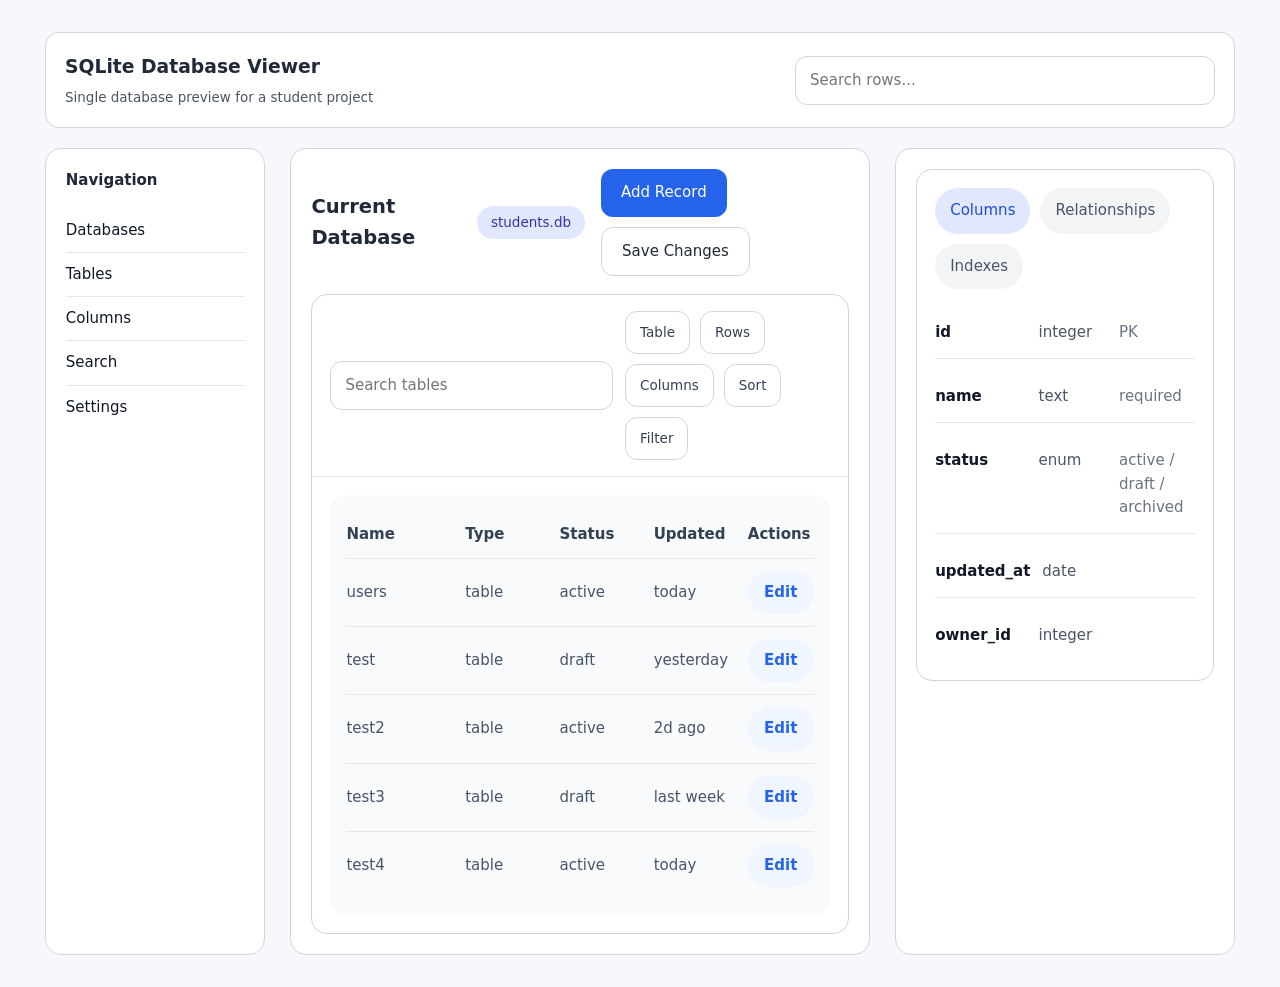
<file: index.html>
<!DOCTYPE html>
<html lang="en">
<head>
  <meta charset="UTF-8" />
  <meta name="viewport" content="width=device-width, initial-scale=1.0" />
  <title>Database Dashboard</title>
  <link rel="stylesheet" href="template/style.css" />
</head>
<body>
  <div class="app-shell">
    <header class="topbar">
      <div>
        <h1>SQLite Database Viewer</h1>
        <p class="topbar-note">Single database preview for a student project</p>
      </div>
      <div class="search-box">
        <label for="global-search" class="sr-only">Search</label>
        <input id="global-search" type="search" placeholder="Search rows..." />
      </div>
    </header>
    <div class="mobile-controls">
      <button class="ghost-pill">Databases ▼</button>
      <button class="ghost-pill">Sort ▼</button>
    </div>

    <main class="content-grid">
      <aside class="sidebar">
        <nav>
          <p class="nav-title">Navigation</p>
          <a href="#">Databases</a>
          <a href="#">Tables</a>
          <a href="#">Columns</a>
          <a href="#">Search</a>
          <a href="#">Settings</a>
        </nav>
      </aside>

      <section class="main-panel">
        <div class="panel-header">
          <div class="panel-title">
            <h2>Current Database</h2>
            <span class="pill">students.db</span>
          </div>
          <div class="panel-actions">
            <button class="primary-button">Add Record</button>
            <button class="secondary-button">Save Changes</button>
          </div>
        </div>

        <div class="table-card">
          <div class="table-topbar">
            <input type="search" placeholder="Search tables" />
            <div class="quick-buttons">
              <button class="ghost-pill">Table</button>
              <button class="ghost-pill">Rows</button>
              <button class="ghost-pill">Columns</button>
              <button class="ghost-pill">Sort</button>
              <button class="ghost-pill">Filter</button>
            </div>
          </div>

          <div class="data-grid">
            <div class="table-section">
              <div class="table-header-row">
                <span>Name</span>
                <span>Type</span>
                <span>Status</span>
                <span>Updated</span>
                <span>Actions</span>
              </div>
              <div class="table-row" data-name="users" data-status="active" data-updated="today" data-rows="128" data-key="id">
                <span>users</span>
                <span>table</span>
                <span>active</span>
                <span>today</span>
                <button class="link-button">Edit</button>
              </div>
              <div class="table-row" data-name="test" data-status="draft" data-updated="yesterday" data-rows="32" data-key="id">
                <span>test</span>
                <span>table</span>
                <span>draft</span>
                <span>yesterday</span>
                <button class="link-button">Edit</button>
              </div>
              <div class="table-row" data-name="test2" data-status="active" data-updated="2d ago" data-rows="64" data-key="id">
                <span>test2</span>
                <span>table</span>
                <span>active</span>
                <span>2d ago</span>
                <button class="link-button">Edit</button>
              </div>
              <div class="table-row" data-name="test3" data-status="draft" data-updated="last week" data-rows="12" data-key="id">
                <span>test3</span>
                <span>table</span>
                <span>draft</span>
                <span>last week</span>
                <button class="link-button">Edit</button>
              </div>
              <div class="table-row" data-name="test4" data-status="active" data-updated="today" data-rows="8" data-key="id">
                <span>test4</span>
                <span>table</span>
                <span>active</span>
                <span>today</span>
                <button class="link-button">Edit</button>
              </div>
            </div>
          </div>
        </div>
      </section>
      <aside class="details-panel">
        <div class="details-card">
          <div class="tabs-row">
            <button class="tab active">Columns</button>
            <button class="tab">Relationships</button>
            <button class="tab">Indexes</button>
          </div>
          <div class="column-list">
            <div><strong>id</strong> <span>integer</span> <em>PK</em></div>
            <div><strong>name</strong> <span>text</span> <em>required</em></div>
            <div><strong>status</strong> <span>enum</span> <em>active / draft / archived</em></div>
            <div><strong>updated_at</strong> <span>date</span></div>
            <div><strong>owner_id</strong> <span>integer</span></div>
          </div>
        </div>
      </aside>
    </main>

    <section class="mobile-details-card">
      <div class="details-card">
        <div class="tabs-row">
          <button class="tab active">Columns</button>
          <button class="tab">Relationships</button>
          <button class="tab">Indexes</button>
        </div>
        <div class="column-list">
          <div><strong>id</strong> <span>integer</span> <em>PK</em></div>
          <div><strong>name</strong> <span>text</span> <em>required</em></div>
          <div><strong>status</strong> <span>enum</span> <em>active / draft / archived</em></div>
          <div><strong>updated_at</strong> <span>date</span></div>
          <div><strong>owner_id</strong> <span>integer</span></div>
        </div>
      </div>
    </section>
  </div>

  <div class="modal-backdrop hidden" id="record-modal">
    <div class="modal-window">
      <div class="modal-header">
        <div>
          <p class="modal-eyebrow">Record details</p>
          <h3 class="modal-title">users</h3>
        </div>
        <button class="icon-button" id="close-modal" aria-label="Close window">×</button>
      </div>
      <div class="modal-body">
        <div class="record-row"><span>Table</span><strong id="modal-table">users</strong></div>
        <div class="record-row"><span>Rows</span><strong id="modal-rows">128</strong></div>
        <div class="record-row"><span>Status</span><strong id="modal-status">active</strong></div>
        <div class="record-row"><span>Primary key</span><strong id="modal-key">id</strong></div>
        <div class="record-row"><span>Updated</span><strong id="modal-updated">today</strong></div>
      </div>
      <div class="modal-actions">
        <button class="ghost-button" id="cancel-modal">Close</button>
        <button class="primary-button" id="confirm-modal">Confirm</button>
      </div>
    </div>
  </div>

  <script>
    const modal = document.getElementById('record-modal');
    const closeModal = document.getElementById('close-modal');
    const cancelModal = document.getElementById('cancel-modal');
    const confirmModal = document.getElementById('confirm-modal');
    const rows = document.querySelectorAll('.table-row');
    const modalFields = {
      table: document.getElementById('modal-table'),
      rows: document.getElementById('modal-rows'),
      status: document.getElementById('modal-status'),
      key: document.getElementById('modal-key'),
      updated: document.getElementById('modal-updated'),
      title: document.querySelector('.modal-title')
    };

    function openModal(row) {
      modalFields.title.textContent = row.dataset.name;
      modalFields.table.textContent = row.dataset.name;
      modalFields.rows.textContent = row.dataset.rows;
      modalFields.status.textContent = row.dataset.status;
      modalFields.key.textContent = row.dataset.key;
      modalFields.updated.textContent = row.dataset.updated;
      modal.classList.remove('hidden');
    }

    function closeModalWindow() {
      modal.classList.add('hidden');
    }

    rows.forEach(row => {
      const button = row.querySelector('button');
      if (button) {
        button.addEventListener('click', event => {
          event.stopPropagation();
          openModal(row);
        });
      }
    });
    closeModal.addEventListener('click', closeModalWindow);
    cancelModal.addEventListener('click', closeModalWindow);
    confirmModal.addEventListener('click', closeModalWindow);
    modal.addEventListener('click', event => {
      if (event.target === modal) closeModalWindow();
    });
  </script>
</body>
</html>
</file>
<file: template/style.css>
:root {
  color-scheme: light;
  font-family: Inter, system-ui, -apple-system, BlinkMacSystemFont, "Segoe UI", sans-serif;
  background: #f7f8fb;
  color: #1f2937;
  font-size: clamp(15px, 1.05vw, 18px);
  line-height: 1.55;
}
* {
  box-sizing: border-box;
}
html {
  min-height: 100%;
  font-size: clamp(14px, 1vw, 18px);
}
body {
  margin: 0;
  min-height: 100vh;
  background: #f7f8fb;
}
button, input {
  font: inherit;
}
button {
  border: none;
  cursor: pointer;
}
a {
  color: inherit;
  text-decoration: none;
}
.sr-only {
  position: absolute;
  width: 1px;
  height: 1px;
  padding: 0;
  margin: -1px;
  overflow: hidden;
  clip: rect(0,0,0,0);
  border: 0;
}
.app-shell {
  width: min(100%, 98vw);
  max-width: 1800px;
  margin: 0 auto;
  padding: clamp(16px, 3vw, 32px);
}
.topbar {
  display: flex;
  align-items: center;
  justify-content: space-between;
  flex-wrap: wrap;
  gap: clamp(12px, 2vw, 18px);
  background: #ffffff;
  border: 1px solid #d1d5db;
  border-radius: 14px;
  padding: clamp(14px, 1.5vw, 20px);
}
.topbar h1 {
  margin: 0;
  font-size: 1.25rem;
}
.topbar-note {
  margin: 6px 0 0;
  color: #4b5563;
  font-size: 0.9rem;
}
.search-box {
  width: min(420px, 45vw);
}
.mobile-controls {
  display: none;
  gap: 12px;
  margin: 16px 0 0;
}
.mobile-controls .ghost-pill {
  min-width: 48%;
}
.mobile-details-card {
  display: none;
}
.details-panel {
  display: block;
}
.search-box input,
.table-topbar input {
  width: 100%;
  border: 1px solid #d1d5db;
  border-radius: 12px;
  padding: 12px 14px;
  background: #ffffff;
  color: #111827;
}
.search-box input:focus,
.table-topbar input:focus {
  outline: 2px solid #bfdbfe;
}
.ghost-button,
.ghost-pill,
.link-button,
.primary-button,
.secondary-button,
.icon-button {
  transition: transform 120ms ease, background-color 120ms ease, color 120ms ease, border-color 120ms ease;
}
.ghost-button,
.ghost-pill {
  background: #ffffff;
  color: #334155;
  border: 1px solid #d1d5db;
  border-radius: 12px;
  padding: 10px 14px;
}
.ghost-button:hover,
.ghost-pill:hover,
.link-button:hover,
.primary-button:hover,
.secondary-button:hover,
.icon-button:hover {
  transform: translateY(-1px);
}
.primary-button {
  background: #2563eb;
  color: white;
  border-radius: 12px;
  padding: 12px 20px;
}
.secondary-button {
  background: #ffffff;
  color: #1f2937;
  border: 1px solid #d1d5db;
  border-radius: 12px;
  padding: 12px 20px;
}
.icon-button {
  width: 38px;
  height: 38px;
  display: grid;
  place-items: center;
  background: #ffffff;
  border-radius: 12px;
  font-size: 1.25rem;
}
.content-grid {
  display: grid;
  grid-template-columns: 220px minmax(0, 2.1fr) minmax(300px, 340px);
  gap: clamp(18px, 2vw, 28px);
  margin-top: 20px;
}
.sidebar,
.main-panel,
.details-panel {
  background: #ffffff;
  border: 1px solid #d1d5db;
  border-radius: 16px;
  padding: clamp(20px, 1.5vw, 28px);
}
.sidebar {
  min-width: 220px;
}
.details-panel {
  min-width: 300px;
}
.nav-title {
  margin: 0 0 16px;
  font-size: 1rem;
  font-weight: 700;
}
.sidebar nav a {
  display: block;
  color: #111827;
  padding: 10px 0;
  border-bottom: 1px solid #e5e7eb;
}
.sidebar nav a:last-child {
  border-bottom: none;
}
.panel-header {
  display: flex;
  align-items: center;
  justify-content: space-between;
  gap: 16px;
  margin-bottom: 18px;
}
.panel-title {
  display: flex;
  align-items: center;
  gap: 12px;
}
.panel-title h2 {
  margin: 0;
  font-size: 1.3rem;
}
.pill {
  display: inline-flex;
  align-items: center;
  padding: 6px 14px;
  border-radius: 999px;
  background: #e0e7ff;
  color: #3730a3;
  font-size: 0.9rem;
}
.panel-actions {
  display: flex;
  gap: 10px;
  flex-wrap: wrap;
}
.table-card {
  border-radius: 16px;
  border: 1px solid #d1d5db;
}
.table-topbar {
  display: flex;
  align-items: center;
  justify-content: space-between;
  gap: 12px;
  padding: 16px 18px;
  border-bottom: 1px solid #e5e7eb;
}
.quick-buttons {
  display: flex;
  flex-wrap: wrap;
  gap: 10px;
}
.ghost-pill {
  font-size: 0.9rem;
}
.data-grid {
  display: block;
  padding: 18px;
}
.table-section {
  background: #f8fafc;
  border-radius: 16px;
  padding: 16px;
  width: 100%;
}
.table-header-row,
.table-row {
  display: grid;
  grid-template-columns: 1.3fr 1fr 1fr 1fr 0.8fr;
  gap: 12px;
  align-items: center;
  padding: 12px 0;
}
.table-header-row {
  color: #334155;
  font-weight: 700;
  border-bottom: 1px solid #e5e7eb;
}
.table-row {
  border-bottom: 1px solid #e5e7eb;
  cursor: pointer;
}
.table-row:last-child {
  border-bottom: none;
}
.table-row span {
  color: #475569;
}
.table-row:hover {
  background: #f3f4f6;
}
.link-button {
  background: #eff6ff;
  color: #2563eb;
  font-weight: 700;
  padding: 10px 14px;
  border-radius: 999px;
}
.details-card {
  background: #ffffff;
  border-radius: 16px;
  border: 1px solid #d1d5db;
  padding: 18px;
}
.tabs-row {
  display: flex;
  gap: 10px;
  flex-wrap: wrap;
  margin-bottom: 18px;
}
.tab {
  border-radius: 999px;
  background: #f3f4f6;
  color: #475569;
  padding: 10px 14px;
  border: 1px solid transparent;
}
.tab.active {
  background: #e0e7ff;
  color: #1d4ed8;
}
.column-list {
  display: grid;
  gap: 12px;
}
.column-list div {
  display: grid;
  grid-template-columns: 1.2fr 0.9fr 1fr;
  gap: 12px;
  padding: 14px 0;
  border-bottom: 1px solid #e5e7eb;
}
.column-list div:last-child {
  border-bottom: none;
}
.column-list strong {
  color: #111827;
}
.column-list span {
  color: #475569;
}
.column-list em {
  color: #6b7280;
  font-style: normal;
}
.modal-backdrop {
  position: fixed;
  inset: 0;
  display: flex;
  align-items: center;
  justify-content: center;
  padding: 20px;
  background: rgba(31, 41, 55, 0.18);
  z-index: 30;
}
.modal-backdrop.hidden {
  display: none;
}
.modal-window {
  width: min(520px, 100%);
  max-width: 95vw;
  border-radius: 16px;
  background: #ffffff;
  border: 1px solid #d1d5db;
  padding: clamp(18px, 2vw, 24px);
}
.modal-header {
  display: flex;
  align-items: center;
  justify-content: space-between;
  gap: 14px;
  margin-bottom: 18px;
}
.modal-eyebrow {
  margin: 0 0 6px;
  font-size: 0.88rem;
  color: #475569;
  text-transform: uppercase;
  letter-spacing: 0.08em;
}
.modal-title {
  margin: 0;
  font-size: 1.4rem;
}
.modal-body {
  display: grid;
  gap: 14px;
  padding-bottom: 16px;
  border-bottom: 1px solid #e5e7eb;
}
.record-row {
  display: flex;
  justify-content: space-between;
  gap: 14px;
  padding: 12px 14px;
  background: #f8fafc;
  border-radius: 14px;
  border: 1px solid #e5e7eb;
}
.record-row span {
  color: #475569;
}
.record-row strong {
  color: #111827;
}
.modal-actions {
  display: flex;
  justify-content: flex-end;
  gap: 12px;
  margin-top: 18px;
  flex-wrap: wrap;
}
@media (max-width: 1100px) {
  .content-grid {
    grid-template-columns: 1fr;
  }
  .sidebar {
    order: 1;
  }
  .main-panel {
    order: 2;
  }
}
@media (max-width: 900px) {
  .search-box {
    width: 100%;
  }
  .topbar {
    justify-content: center;
  }
  .topbar h1 {
    text-align: center;
    width: 100%;
  }
}
@media (max-width: 780px) {
  .mobile-controls {
    display: flex;
  }
  .panel-actions,
  .tabs-row,
  .modal-actions {
    flex-direction: column;
    align-items: stretch;
  }
  .panel-actions button,
  .modal-actions button {
    width: 100%;
  }
  .table-card,
  .details-card,
  .sidebar,
  .main-panel {
    border-radius: 14px;
  }
  .table-topbar {
    padding: 14px 16px;
  }
  .table-section {
    padding: 14px;
    overflow-x: auto;
  }
  .table-header-row,
  .table-row {
    min-width: 620px;
  }
  .table-row {
    padding: 14px;
  }
  .table-header-row {
    display: grid;
  }
  .quick-buttons {
    justify-content: space-between;
  }
  .ghost-pill {
    padding: 10px 12px;
  }
  .content-grid {
    gap: 16px;
  }
}
@media (min-aspect-ratio: 16/9) {
  .app-shell {
    max-width: 1800px;
  }
  .content-grid {
    grid-template-columns: 220px minmax(0, 2fr) 260px;
    gap: clamp(20px, 1.5vw, 32px);
  }
  .panel-header,
  .table-topbar {
    gap: 16px;
  }
  .search-box {
    width: min(360px, 35vw);
  }
}
@media (max-aspect-ratio: 9/16) {
  :root {
    font-size: 15px;
  }
  .app-shell {
    padding: 12px;
  }
  .topbar {
    flex-direction: column;
    align-items: stretch;
  }
  .search-box {
    width: 100%;
  }
  .panel-header,
  .table-topbar,
  .data-grid {
    gap: 12px;
  }
  .panel-header {
    flex-direction: column;
    align-items: stretch;
  }
  .panel-actions {
    justify-content: space-between;
  }
  .table-topbar {
    flex-direction: column;
    align-items: stretch;
  }
  .content-grid {
    grid-template-columns: 1fr;
  }
  .sidebar,
  .main-panel {
    padding: 16px;
  }
}
@media (max-width: 780px) {
  .app-shell {
    padding: 14px;
  }
  .topbar {
    padding: 14px;
  }
  .panel-header,
  .table-topbar,
  .data-grid {
    display: flex;
    flex-direction: column;
    align-items: stretch;
    gap: 14px;
  }
  .table-topbar input {
    min-width: 0;
  }
  .table-topbar {
    padding: 14px;
  }
  .data-grid {
    grid-template-columns: 1fr;
    padding: 14px;
  }
  .table-section {
    padding: 14px;
    overflow-x: auto;
  }
  .table-header-row,
  .table-row {
    min-width: 620px;
  }
  .table-row {
    padding: 14px;
    background: #ffffff;
    border-radius: 18px;
  }
  .table-row span {
    display: inline-block;
  }
  .table-row button {
    display: inline-flex;
  }
  .column-list div {
    grid-template-columns: 1fr;
  }
  .details-card {
    padding: 16px;
  }
  .modal-window {
    width: 100%;
    padding: 18px;
  }
  .mobile-controls {
    display: flex;
  }
  .panel-actions,
  .tabs-row,
  .modal-actions {
    flex-direction: column;
    align-items: stretch;
  }
  .panel-actions button,
  .modal-actions button {
    width: 100%;
  }
  .details-panel {
    display: none;
  }
  .mobile-details-card {
    display: block;
  }
  .sidebar {
    display: none;
  }
  .content-grid {
    grid-template-columns: 1fr;
  }
}
</file>
